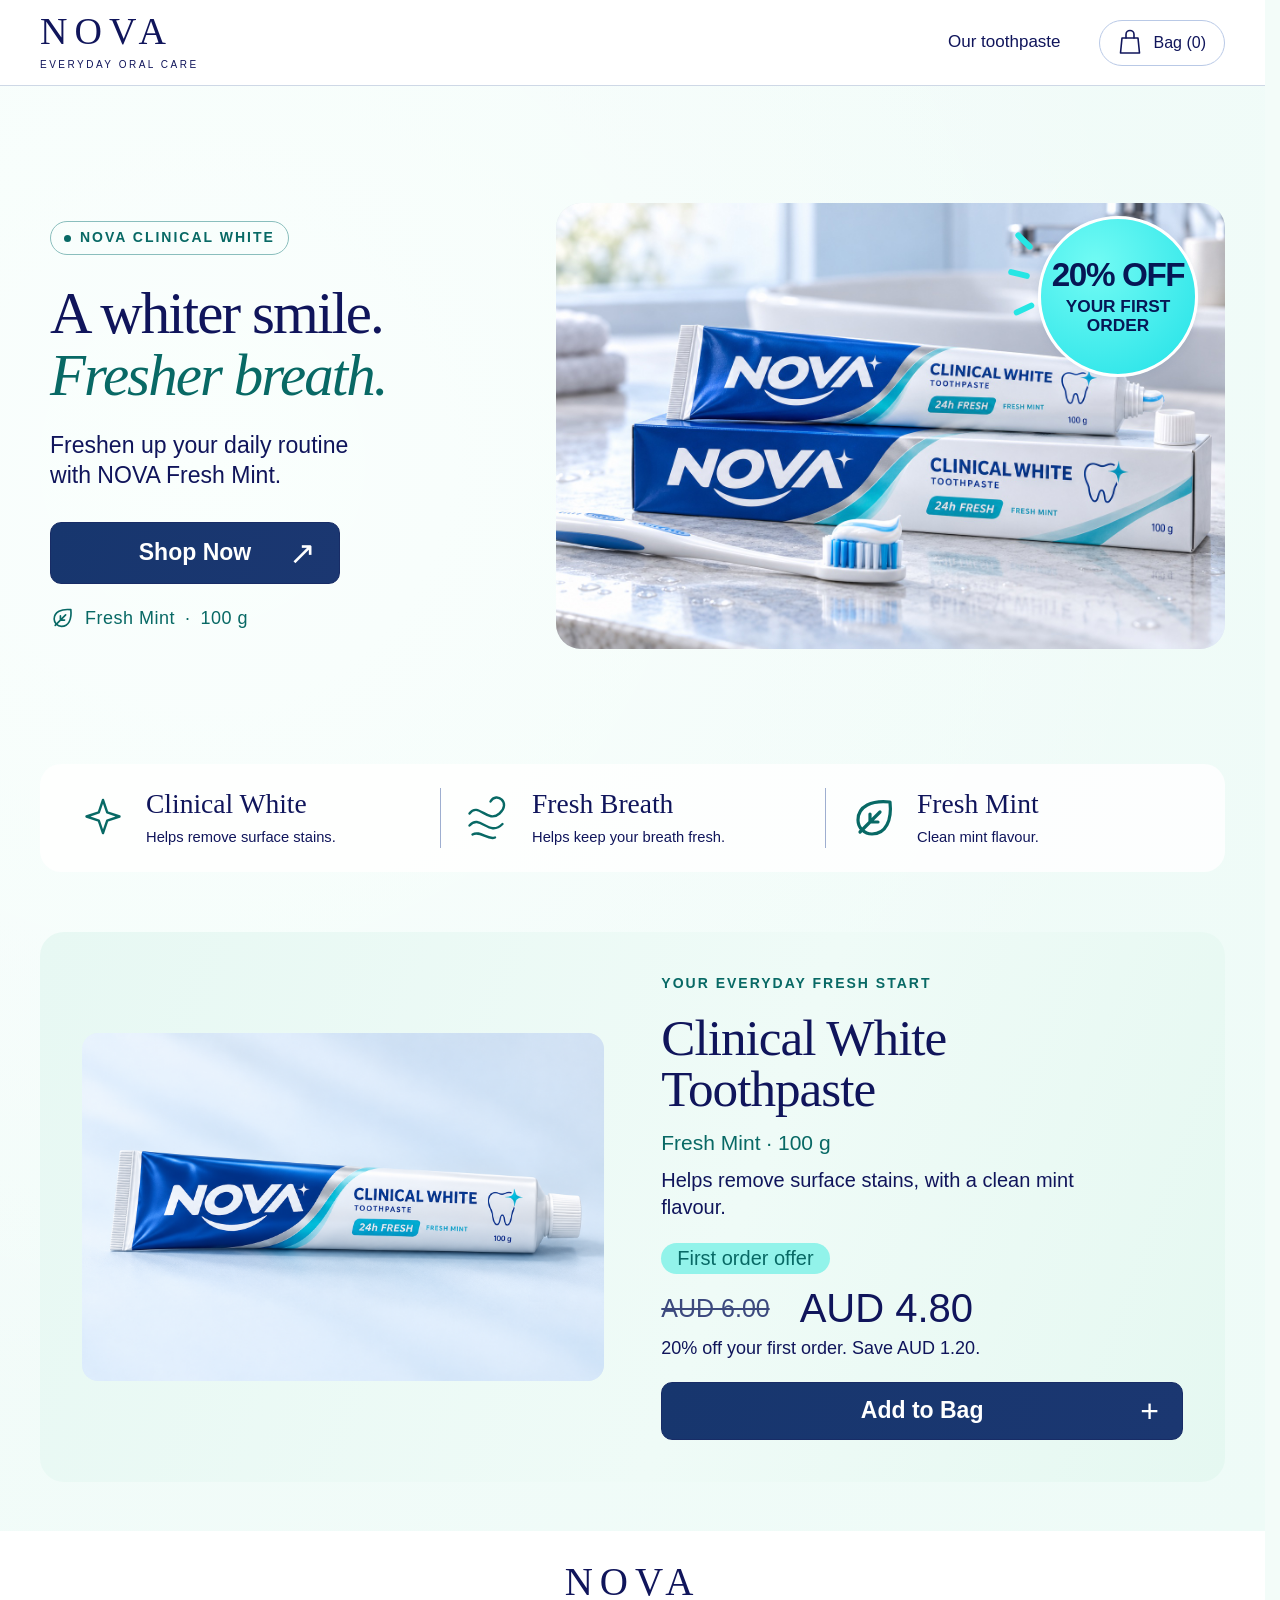
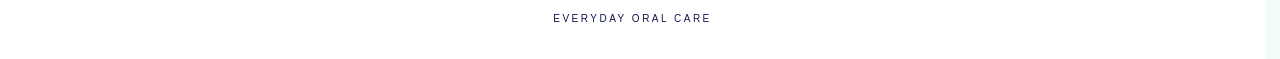
<file: index.html>
<!doctype html>
<html lang="en-AU"><head><meta charset="utf-8"><meta name="viewport" content="width=device-width,initial-scale=1"><meta name="theme-color" content="#f3faf8"><title>NOVA — Clinical White Toothpaste</title><meta name="description" content="Freshen up your daily routine with NOVA Clinical White Fresh Mint toothpaste. 20% off your first order."><link rel="stylesheet" href="styles.css?v=20261108"></head><body>

<div id="nova-preview" lang="en-AU">
  <header class="site-header">
    <div class="header-inner wrap">
      <div class="brand" aria-label="NOVA — Everyday oral care">
        <span class="wordmark" aria-hidden="true">NOVA</span>
        <span class="brand-caption" aria-hidden="true">Everyday oral care</span>
      </div>
      <div class="header-tools">
        <a class="category-label" href="#product">Our toothpaste</a>
        <button class="bag" id="open-bag" type="button" aria-haspopup="dialog" aria-controls="bag-panel" aria-expanded="false"><svg viewBox="0 0 24 26" width="23" height="25" fill="none" aria-hidden="true"><path d="M4 8.5h16l1.5 15h-19l1.5-15Z"/><path d="M8 8.5V5a4 4 0 0 1 8 0v3.5"/></svg><span id="bag-count">Bag (0)</span></button>
      </div>
    </div>
  </header>
  <main class="page-content">
    <section class="introduction wrap" aria-labelledby="hero-heading">
      <div class="hero">
        <div class="hero-copy">
          <p class="eyebrow hero-eyebrow"><span class="eyebrow-dot" aria-hidden="true"></span>NOVA Clinical White</p>
          <h1 id="hero-heading">A whiter smile.<br><em>Fresher breath.</em></h1>
          <p class="hero-description">Freshen up your daily routine<br class="desktop-break"> with NOVA Fresh Mint.</p>
          <a class="shop-button" id="shop-now" href="#product"><span>Shop Now</span><span class="button-icon" aria-hidden="true">↗</span></a>
          <p class="product-facts"><svg viewBox="0 0 24 24" width="18" height="18" fill="none" aria-hidden="true"><path d="M20 4C11 3 4 6 4 13a7 7 0 0 0 7 7c7 0 10-7 9-16Z"/><path d="m5 19 10-10M10 14v-4m0 4h4"/></svg><span>Fresh Mint</span><span aria-hidden="true">·</span><span>100 g</span></p>
        </div>
        <figure class="hero-photo">
          <img src="assets/nova-hero-hd.jpg" width="1536" height="1024" alt="NOVA Clinical White Fresh Mint toothpaste and matching box on a bright bathroom counter, with a small mint sprig." fetchpriority="high" draggable="false">
          <div class="offer-badge" aria-label="20 percent off your first order"><span class="offer-rays" aria-hidden="true"><span></span><span></span><span></span></span><strong>20% OFF</strong><span>YOUR FIRST<br>ORDER</span></div>
          <span class="photo-label" aria-hidden="true"><span class="eyebrow-dot"></span>A fresh start, every day.</span>
        </figure>
      </div>
      <div class="benefits" aria-label="Product features">
        <div class="benefit"><span class="benefit-icon" aria-hidden="true"><svg viewBox="0 0 32 32" width="29" height="29" fill="none"><path d="m16 4 2.8 8.2L27 15l-8.2 2.8L16 26l-2.8-8.2L5 15l8.2-2.8L16 4Z"/></svg></span><div><h2>Clinical White</h2><p>Helps remove surface stains.</p></div></div>
        <div class="benefit"><span class="benefit-icon" aria-hidden="true"><svg viewBox="0 0 32 32" width="29" height="29" fill="none"><path d="M3 13c6-8 12 7 20 0 8-7-2-15-6-8M3 21c7-8 13 8 22-1M5 27c5-3 10 4 15 2"/></svg></span><div><h2>Fresh Breath</h2><p>Helps keep your breath fresh.</p></div></div>
        <div class="benefit"><span class="benefit-icon" aria-hidden="true"><svg viewBox="0 0 24 24" width="18" height="18" fill="none" aria-hidden="true"><path d="M20 4C11 3 4 6 4 13a7 7 0 0 0 7 7c7 0 10-7 9-16Z"/><path d="m5 19 10-10M10 14v-4m0 4h4"/></svg></span><div><h2>Fresh Mint</h2><p>Clean mint flavour.</p></div></div>
      </div>
    </section>
    <section class="product-section wrap" id="product" aria-labelledby="product-heading">
      <figure class="product-photo"><img id="product-photograph" src="assets/nova-tube-studio.png" width="1536" height="1024" alt="NOVA Clinical White Fresh Mint toothpaste tube, 100 g, on a pale blue surface." draggable="false"></figure>
      <div class="product-copy">
        <div class="product-title-row">
          <div><p class="eyebrow product-eyebrow">Your everyday fresh start</p><h2 id="product-heading" tabindex="-1">Clinical White<br>Toothpaste</h2></div>
        </div>
        <p class="variant">Fresh Mint <span aria-hidden="true">·</span> 100 g</p>
        <p class="product-description">Helps remove surface stains, with a clean mint flavour.</p>
        <div class="price-area"><p class="first-order">First order offer</p><p class="price"><s aria-label="Original price AUD 6.00">AUD 6.00</s><span class="current-price" aria-label="First order price AUD 4.80">AUD 4.80</span></p><p class="offer-detail">20% off your first order. Save AUD 1.20.</p></div>
        <button class="add-button" id="add-to-bag" type="button"><span id="add-label">Add to Bag</span><span class="button-icon" id="add-symbol" aria-hidden="true">+</span></button>
        <span class="sr-only" id="bag-announcement" role="status" aria-live="polite" aria-atomic="true"></span>
      </div>
    </section>
  </main>
  <footer class="site-footer"><div class="wrap footer-inner"><span class="wordmark">NOVA</span><span class="brand-caption">Everyday oral care</span></div></footer>
  <dialog class="bag-panel" id="bag-panel" aria-labelledby="bag-heading">
    <div class="bag-panel-header"><h2 id="bag-heading">Your bag</h2><button class="bag-close" id="close-bag" type="button" autofocus>Close</button></div>
    <div class="bag-panel-body">
      <div class="bag-empty" id="bag-empty"><svg viewBox="0 0 24 26" width="23" height="25" fill="none" aria-hidden="true"><path d="M4 8.5h16l1.5 15h-19l1.5-15Z"/><path d="M8 8.5V5a4 4 0 0 1 8 0v3.5"/></svg><h3>Your bag is empty.</h3><p>Take a look at Clinical White Toothpaste.</p></div>
      <div id="bag-filled" hidden>
        <div class="bag-item"><img id="bag-product-image" width="1536" height="1024" alt="NOVA Clinical White Fresh Mint toothpaste"><div class="bag-item-copy"><h3>Clinical White Toothpaste</h3><p>Fresh Mint · 100 g</p><p>Quantity: 1</p><p class="bag-item-price"><s>AUD 6.00</s> AUD 4.80</p><p>20% off your first order</p></div></div>
        <div class="bag-subtotal"><span>Subtotal</span><span>AUD 4.80</span></div>
        <p class="bag-savings">You save AUD 1.20.</p>
      </div>
    </div>
    <div class="bag-panel-footer"><button class="browse-button" id="continue-browsing" type="button">Continue browsing</button></div>
  </dialog>
</div>

<script>document.getElementById("bag-product-image").src = document.getElementById("product-photograph").src;</script><script src="app.js"></script><script src="tracking.js"></script>

</body></html>
</file>
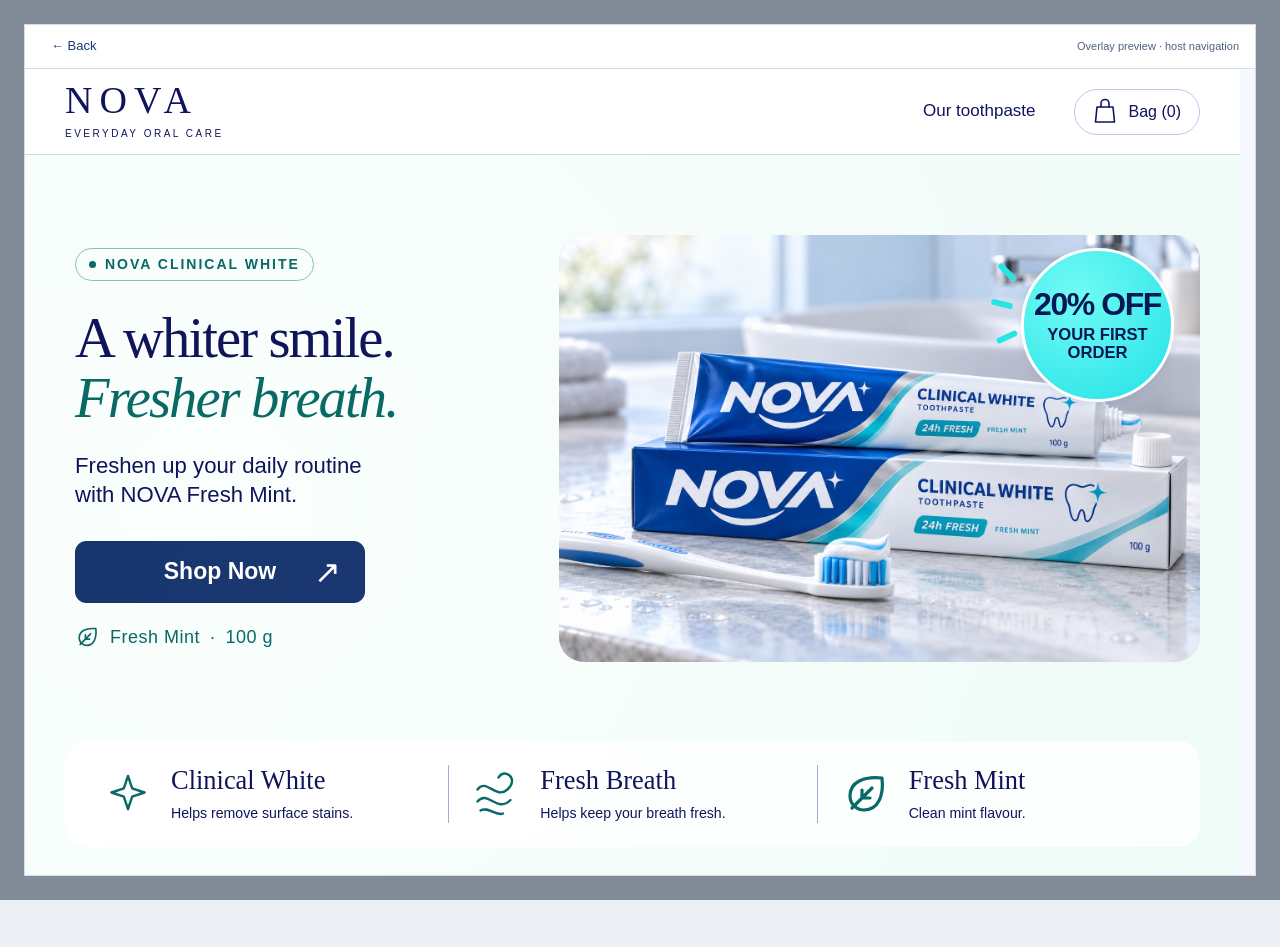
<file: preview.html>
<!doctype html>
<html lang="en">
<head>
  <meta charset="utf-8"><meta name="viewport" content="width=device-width, initial-scale=1">
  <title>NOVA — Overlay preview</title>
  <style>
    * { box-sizing: border-box; }
    body { margin: 0; background: #ecf0f5; color: #193c80; font: 16px/1.7 Arial, sans-serif; }
    main { max-width: 700px; margin: 90px auto; padding: 24px; }
    h1 { font: 42px Georgia, serif; } p { color: #52627f; }
    .label { font-size: 12px; text-transform: uppercase; letter-spacing: 2px; }
    article { background: #f5f8fc; padding: 40px; margin: 34px 0; border: 1px solid #d2ddee; }
    h2 { font: 34px Georgia, serif; }
    button { background: #193c80; color: #fff; border: 0; padding: 16px 28px; font: inherit; cursor: pointer; }
    button:focus-visible { outline: 3px solid #0c8394; outline-offset: 4px; }
    details { margin-top: 40px; } summary { cursor: pointer; }
    pre { padding: 20px; white-space: pre-wrap; overflow-wrap: anywhere; font-size: 12px; color: #52627f; background: #fff; }
    dialog { width: min(1440px, calc(100% - 48px)); height: calc(100dvh - 48px); max-width: none; max-height: none; padding: 0; border: 1px solid #d2ddee; background: #f5f8fc; }
    dialog::backdrop { background: rgb(14 29 51 / 48%); }
    .overlay-toolbar { display: flex; align-items: center; height: 44px; padding-inline: 16px; border-bottom: 1px solid #d2ddee; background: #fff; }
    .overlay-toolbar button { padding: 5px 10px; background: transparent; color: #193c80; font-size: 13px; }
    .overlay-toolbar span { margin-left: auto; font-size: 11px; color: #52627f; }
    iframe { display: block; width: 100%; height: calc(100% - 44px); border: 0; }
    @media (max-width: 650px) { dialog { width: 100%; height: 100dvh; border: 0; margin: 0; } main { margin-top: 30px; } article { padding: 25px; } }
  </style>
  <script src="preview.js" defer></script>
</head>
<body>
  <main>
    <span class="label">Embedding preview · outside the landing page</span>
    <h1>Back to where you were.</h1>
    <p>This demonstration keeps the page in an overlay. Closing it restores the surrounding page and its scroll position. Reopening retains the bag state for this visit.</p>
    <article>
      <span class="label">NOVA · Everyday oral care</span>
      <h2>A whiter smile.<br>Fresher breath.</h2>
      <p>Clinical White Toothpaste · Fresh Mint · 100 g</p>
      <button type="button" id="open-landing">Learn More</button>
    </article>
    <p>The NOVA page itself is <code>index.html</code>. This separate demonstration is a reference for connecting it to your DICE overlay.</p>
    <details><summary>Preview integration events</summary><p>Events remain in this preview’s memory. Connect your DICE collector to save participant data.</p><pre id="event-log">Waiting for page events…</pre></details>
  </main>
  <dialog id="landing-dialog" aria-label="NOVA toothpaste">
    <!-- Demo host navigation only; not part of index.html. -->
    <div class="overlay-toolbar"><button type="button" id="back-to-feed">← Back</button><span>Overlay preview · host navigation</span></div>
    <iframe id="landing-frame" title="NOVA Clinical White Toothpaste"></iframe>
  </dialog>
</body>
</html>
</file>
<file: styles.css>
:root{--navy:#10155b;--teal:#086965;--paper:#f3fcf9;--rule:#ced8e6;--header:86px;color-scheme:light;font-family:Arial,Helvetica,sans-serif;color:var(--navy);background:var(--paper)}
*{box-sizing:border-box}html{scroll-behavior:smooth;scrollbar-gutter:stable}body{margin:0;min-width:320px;font-size:16px;line-height:1.45;-webkit-font-smoothing:antialiased}button,a{-webkit-tap-highlight-color:transparent}button{font:inherit}figure,h1,h2,h3,p{margin:0}a{color:inherit}svg{display:block;flex:none;stroke:currentColor;stroke-width:1.6;stroke-linecap:round;stroke-linejoin:round}button,a{touch-action:manipulation}button{cursor:pointer}a:focus-visible,button:focus-visible{outline:3px solid #008b87;outline-offset:5px}.wrap{width:min(1440px,calc(100% - 80px));margin-inline:auto}.site-header{height:var(--header);position:sticky;top:0;z-index:10;background:#fffffffa;border-bottom:1px solid var(--rule)}.header-inner{height:100%;display:flex;align-items:center;justify-content:space-between;gap:20px}.brand{display:flex;flex-direction:column}.wordmark{font:400 38px/1 Georgia,'Times New Roman',serif;letter-spacing:7px}.brand-caption{margin-top:8px;font-size:10px;letter-spacing:2.5px;text-transform:uppercase}.header-tools{display:flex;align-items:center;gap:38px}.category-label{text-decoration:none;font-size:17px}.category-label:hover{text-decoration:underline;text-underline-offset:5px}.bag{display:flex;align-items:center;gap:12px;min-height:46px;padding:8px 18px;border:1px solid #b9c9e6;border-radius:30px;background:#fff;color:var(--navy);white-space:nowrap}.bag:hover{background:#f0faf8}.bag svg{width:24px;height:27px}.page-content{background:radial-gradient(ellipse at 16% 26%,#fafffd 0,transparent 65%),linear-gradient(120deg,#f4fcfa,#eefbf7)}.introduction{min-height:calc(100svh - var(--header));display:flex;flex-direction:column;justify-content:center;padding-block:clamp(28px,5.2svh,62px) 28px;gap:clamp(26px,5svh,58px)}.hero{flex:1;display:grid;grid-template-columns:.82fr 1.18fr;gap:clamp(24px,4vw,64px);align-items:center}.hero-copy{min-width:0;padding-left:10px}.eyebrow{font-size:14px;line-height:1.4;font-weight:700;letter-spacing:2px;text-transform:uppercase}.hero-eyebrow{display:inline-flex;align-items:center;gap:9px;padding:6px 13px;border:1px solid #8abebd;border-radius:30px;color:var(--teal);white-space:nowrap}.eyebrow-dot{display:block;width:7px;height:7px;flex:none;background:var(--teal);border-radius:50%}h1{margin-top:28px;font:400 clamp(42px,4.6vw,72px)/1.06 Georgia,'Times New Roman',serif;letter-spacing:-1.9px}h1 em{font-weight:400;color:var(--teal);white-space:nowrap}.hero-description{margin-top:23px;font-size:clamp(18px,1.8vw,25px);line-height:1.3}.shop-button,.add-button{position:relative;display:grid;place-items:center;min-height:62px;border:1px solid #182c66;border-radius:11px;background:linear-gradient(110deg,#17366e,#1b3771);color:white;text-decoration:none;font-size:23px;font-weight:700;line-height:1.2;text-align:center;transition:background .18s,box-shadow .18s,transform .18s}.shop-button{width:min(290px,100%);margin-top:31px;padding:16px 52px}.button-icon{position:absolute;right:23px;top:50%;transform:translateY(-50%);font-size:32px;line-height:1;font-weight:400}.shop-button:hover,.add-button:not([aria-disabled='true']):hover{background:#10285c;box-shadow:0 6px 20px #17366e20}.shop-button:active,.add-button:active{transform:translateY(1px)}.product-facts{display:flex;align-items:center;gap:10px;margin-top:21px;font-size:18px;color:var(--teal);letter-spacing:.5px}.product-facts svg{width:25px;height:26px}.hero-photo{position:relative;width:100%;aspect-ratio:3/2;max-width:calc((100svh - var(--header) - 210px)*1.5);justify-self:end;overflow:hidden;border-radius:25px;background:#e2f0f3}.hero-photo>img{display:block;width:100%;height:100%;object-fit:contain}.photo-label{display:none}.offer-badge{position:absolute;right:4%;top:3%;display:flex;flex-direction:column;align-items:center;justify-content:center;width:24%;aspect-ratio:1;border:3px solid white;border-radius:50%;background:radial-gradient(circle at 35% 30%,#72fbf4,#22e1e7);color:#061755;text-align:center;box-shadow:0 1px 10px #10336c18}.offer-badge strong{font-size:clamp(18px,2.6vw,39px);line-height:1;letter-spacing:-1.4px;white-space:nowrap}.offer-badge>span:last-child{margin-top:6px;font-size:clamp(9px,1.35vw,19px);font-weight:700;line-height:1.1}.offer-rays{position:absolute;left:-24%;top:12%;width:20%;height:48%}.offer-rays span{position:absolute;right:0;width:22px;height:6px;border-radius:6px;background:#26e6e4}.offer-rays span:nth-child(1){top:0;transform:rotate(45deg)}.offer-rays span:nth-child(2){top:45%;right:5px;transform:rotate(14deg)}.offer-rays span:nth-child(3){bottom:0;transform:rotate(-25deg)}.benefits{display:grid;grid-template-columns:repeat(3,minmax(0,1fr));flex:none;padding:24px 15px;border-radius:21px;background:#ffffffd9}.benefit{display:flex;align-items:center;gap:19px;padding:0 24px;border-left:1px solid #9eaed0;min-width:0}.benefit:first-child{border:0}.benefit-icon{flex:none;display:grid;place-items:center;width:48px;color:var(--teal)}.benefit-icon svg{width:48px;height:48px}.benefit h2{font:400 clamp(22px,2.15vw,30px)/1.15 Georgia,'Times New Roman',serif;white-space:nowrap}.benefit p{margin-top:7px;font-size:clamp(12px,1.15vw,16px);white-space:nowrap}.product-section{display:grid;grid-template-columns:1fr 1fr;align-items:center;gap:clamp(28px,4.5vw,70px);margin-top:32px;margin-bottom:48px;padding:42px;border-radius:24px;background:linear-gradient(110deg,#e7f8f3,#effbf7 58%,#e5f8f1);scroll-margin-top:calc(var(--header) + 24px);min-height:510px}.product-photo{width:100%;aspect-ratio:3/2;overflow:hidden;border-radius:16px;background:#e7f6f4}.product-photo img{display:block;width:100%;height:100%;object-fit:contain}.product-copy{min-width:0}.product-title-row{display:block}.product-eyebrow{color:var(--teal)}.product-copy h2{margin-top:18px;font:400 clamp(35px,4vw,57px)/1 Georgia,'Times New Roman',serif;letter-spacing:-1px}.product-copy h2:focus{outline:0}.variant{margin-top:14px;color:var(--teal);font-size:21px}.product-description{margin-top:9px;max-width:470px;font-size:20px;line-height:1.35}.price-area{margin-top:22px}.first-order{display:table;margin-bottom:10px;padding:1px 16px;border-radius:30px;background:#92f3ea;color:var(--teal);font-size:20px}.price{display:flex;align-items:center;gap:30px;white-space:nowrap}.price s{font-size:25px;color:#3c497e;text-decoration-thickness:2px}.current-price{font-size:40px;font-weight:500;line-height:1.2}.offer-detail{margin-top:4px;font-size:18px;line-height:1.4}.add-button{width:100%;margin-top:20px;padding:14px 52px;min-height:58px}.add-button[aria-disabled='true']{background:#146b66;border-color:#146b66;cursor:default}.page-content::after{content:'';display:block;height:1px}.site-footer{background:white}.footer-inner{min-height:128px;display:flex;flex-direction:column;justify-content:center;align-items:center;padding-block:23px}.footer-inner .wordmark{font-size:39px}.footer-inner .brand-caption{font-size:10px;margin-top:11px}.bag-panel{position:fixed;inset:0 0 0 auto;width:min(450px,100%);height:100dvh;max-height:100dvh;max-width:100%;margin:0;padding:0;border:0;color:var(--navy);background:#fbfefd;box-shadow:-12px 0 48px #0c204030}.bag-panel[open]{display:flex;flex-direction:column}.bag-panel::backdrop{background:#11213a66}.bag-panel [hidden]{display:none}.bag-panel-header{display:flex;align-items:center;justify-content:space-between;gap:20px;padding:26px 28px;border-bottom:1px solid var(--rule)}.bag-panel-header h2{font:400 32px/1.2 Georgia,serif}.bag-close{min-height:44px;padding:10px 4px;border:0;background:transparent;color:inherit;text-decoration:underline;text-underline-offset:4px}.bag-panel-body{flex:1;overflow:auto;padding:32px 28px}.bag-empty{text-align:center;padding-block:40px}.bag-empty>svg{width:40px;height:44px;margin:0 auto 24px}.bag-empty h3{font:400 27px/1.2 Georgia,serif}.bag-empty p{margin-top:13px;font-size:15px}.bag-item{display:grid;grid-template-columns:112px minmax(0,1fr);gap:20px}.bag-item img{width:100%;height:96px;object-fit:contain;border-radius:8px}.bag-item h3{font:400 24px/1.2 Georgia,serif}.bag-item p{margin-top:8px;font-size:14px}.bag-item-price{font-size:19px!important}.bag-item-price s{font-size:14px;color:#626a82}.bag-subtotal{display:flex;justify-content:space-between;margin-top:32px;padding-top:24px;border-top:1px solid var(--rule);font-size:19px}.bag-savings{margin-top:10px;color:var(--teal)}.bag-panel-footer{padding:24px 28px 28px;border-top:1px solid var(--rule)}.browse-button{width:100%;min-height:54px;border:0;border-radius:9px;background:#19376f;color:white;font-weight:700}.sr-only{position:absolute;width:1px;height:1px;margin:-1px;overflow:hidden;clip:rect(0,0,0,0);white-space:nowrap}
@media(min-width:901px) and (max-height:760px){:root{--header:74px}.wordmark{font-size:32px}.brand-caption{font-size:9px;margin-top:5px}.introduction{padding-block:22px;gap:23px}.hero-copy{padding-left:0}h1{font-size:clamp(38px,4.4vw,62px);margin-top:20px}.hero-description{font-size:20px;margin-top:15px}.shop-button{margin-top:20px;min-height:55px;font-size:20px}.product-facts{margin-top:15px;font-size:16px}.hero-photo{max-width:calc((100svh - var(--header) - 160px)*1.5)}.benefits{padding:19px 12px}.benefit h2{font-size:26px}.benefit p{font-size:13px}.product-section{padding:32px;min-height:480px}.product-copy h2{font-size:43px}.product-description,.variant{font-size:18px}.current-price{font-size:35px}}
@media(max-width:1100px) and (min-width:701px){.wrap{width:calc(100% - 56px)}.hero{gap:24px;grid-template-columns:.85fr 1.15fr}.hero-copy{padding:0}h1{font-size:clamp(37px,4.9vw,53px)}.eyebrow{font-size:12px;letter-spacing:1.3px}.hero-description{font-size:20px}.benefit{gap:14px;padding-inline:18px}.benefit-icon,.benefit-icon svg{width:40px;height:44px}.benefit h2{font-size:25px}.benefit p{font-size:12px}.product-section{gap:32px;padding:32px}.product-copy h2{font-size:43px}.product-description{font-size:18px}.price{gap:22px}.price s{font-size:22px}.current-price{font-size:35px}.offer-detail{font-size:17px}}
@media(max-width:900px){:root{--header:76px}.wrap{width:calc(100% - 48px)}.wordmark{font-size:32px}.brand-caption{font-size:8px;letter-spacing:2px}.header-tools{gap:25px}.category-label{font-size:15px}.hero{grid-template-columns:1fr 1.13fr;gap:23px}.hero-photo{max-width:none}.introduction{padding-top:32px;gap:32px}.hero-copy{padding:0}.hero-eyebrow{font-size:10px;letter-spacing:1px;padding:6px 9px}h1{font-size:clamp(34px,4.9vw,44px);margin-top:21px;letter-spacing:-1px}.hero-description{font-size:18px;margin-top:18px}.shop-button{font-size:20px;min-height:55px;margin-top:24px}.product-facts{font-size:15px;gap:7px}.benefit{gap:12px;padding-inline:13px}.benefit-icon,.benefit-icon svg{width:34px;height:40px}.benefit h2{font-size:22px}.benefit p{font-size:11px}.product-section{min-height:0;gap:28px;padding:30px}.eyebrow{font-size:11px}.product-copy h2{font-size:38px}.variant,.product-description{font-size:17px}.first-order{font-size:17px}.price{gap:20px}.price s{font-size:20px}.current-price{font-size:31px}.offer-detail{font-size:15px}.add-button{font-size:20px}.offer-rays span{width:16px;height:5px}}
@media(max-width:700px){:root{--header:72px}.wrap{width:calc(100% - 36px)}.header-tools{gap:0}.category-label{display:none}.wordmark{font-size:31px;letter-spacing:6px}.brand-caption{font-size:8px;letter-spacing:1.65px}.bag{min-height:42px;padding:7px 12px;gap:8px;font-size:14px}.bag svg{width:21px;height:24px}.introduction{min-height:calc(100svh - var(--header));padding-block:24px;gap:22px;justify-content:flex-start}.hero{display:flex;flex-direction:column;align-items:stretch;gap:22px;flex:1}.hero-copy{padding:0 3px}.hero-eyebrow{font-size:10px;letter-spacing:1.6px;padding:5px 11px}h1{font-size:clamp(34px,8.8vw,56px);line-height:1.02;letter-spacing:-1px;margin-top:17px}.hero-description{font-size:17px;line-height:1.3;margin-top:15px}.desktop-break{display:none}.shop-button{width:222px;min-height:51px;margin-top:17px;font-size:19px}.button-icon{font-size:29px;right:18px}.product-facts{margin-top:13px;font-size:14px}.product-facts svg{width:21px;height:21px}.hero-photo{width:100%;max-width:none;aspect-ratio:3/2;border-radius:18px}.offer-badge{width:24%;border-width:2px;right:4%;top:3%}.offer-badge strong{font-size:clamp(20px,6.2vw,31px);letter-spacing:-1px}.offer-badge>span:last-child{font-size:clamp(10px,3.2vw,16px);margin-top:4px}.offer-rays span{width:16px;height:5px}.benefits{padding:14px 4px;border-radius:17px;align-items:start}.benefit{flex-direction:column;gap:7px;text-align:center;padding-inline:5px}.benefit-icon,.benefit-icon svg{width:29px;height:29px}.benefit h2{font-size:clamp(15px,4.05vw,22px);white-space:normal;line-height:1.15}.benefit p{font-size:clamp(10px,2.45vw,13px);line-height:1.3;white-space:normal;margin-top:5px}.product-section{grid-template-columns:1fr;gap:26px;margin-top:16px;margin-bottom:28px;padding:22px;border-radius:21px}.product-photo{max-width:490px;justify-self:center;border-radius:12px}.product-copy{padding:0 1px}.product-eyebrow{font-size:10px;letter-spacing:1.8px}.product-copy h2{font-size:clamp(36px,9vw,48px);margin-top:14px}.variant{font-size:18px;margin-top:14px}.product-description{font-size:17px;margin-top:9px}.price-area{margin-top:20px}.first-order{font-size:17px}.price{gap:26px}.price s{font-size:22px}.current-price{font-size:34px}.offer-detail{font-size:15px;margin-top:5px}.add-button{min-height:55px;margin-top:18px;font-size:21px}.footer-inner{min-height:110px}.footer-inner .wordmark{font-size:34px}.footer-inner .brand-caption{font-size:9px}.bag-panel-header,.bag-panel-body,.bag-panel-footer{padding-inline:22px}}
@media(max-width:700px) and (min-height:780px){.introduction{justify-content:center}.hero{flex:none;gap:24px}}
@media(min-width:701px) and (max-width:900px) and (max-height:700px){.introduction{padding-block:20px;gap:20px}.hero{gap:20px}h1{font-size:38px;margin-top:17px}.hero-description{font-size:17px;margin-top:15px}.shop-button{min-height:51px;margin-top:18px}.product-facts{margin-top:13px}.benefits{padding-block:17px}.benefit-icon,.benefit-icon svg{width:30px;height:34px}.benefit h2{font-size:21px}}
@media(max-width:360px){.price{flex-wrap:wrap;gap:8px 18px}.price s{font-size:19px}.current-price{font-size:30px}.offer-detail{font-size:14px}.product-section{padding:18px}.hero-eyebrow{font-size:9px;letter-spacing:1.3px}}
@media(prefers-reduced-motion:reduce){html{scroll-behavior:auto}*{transition:none!important}}
</file>
